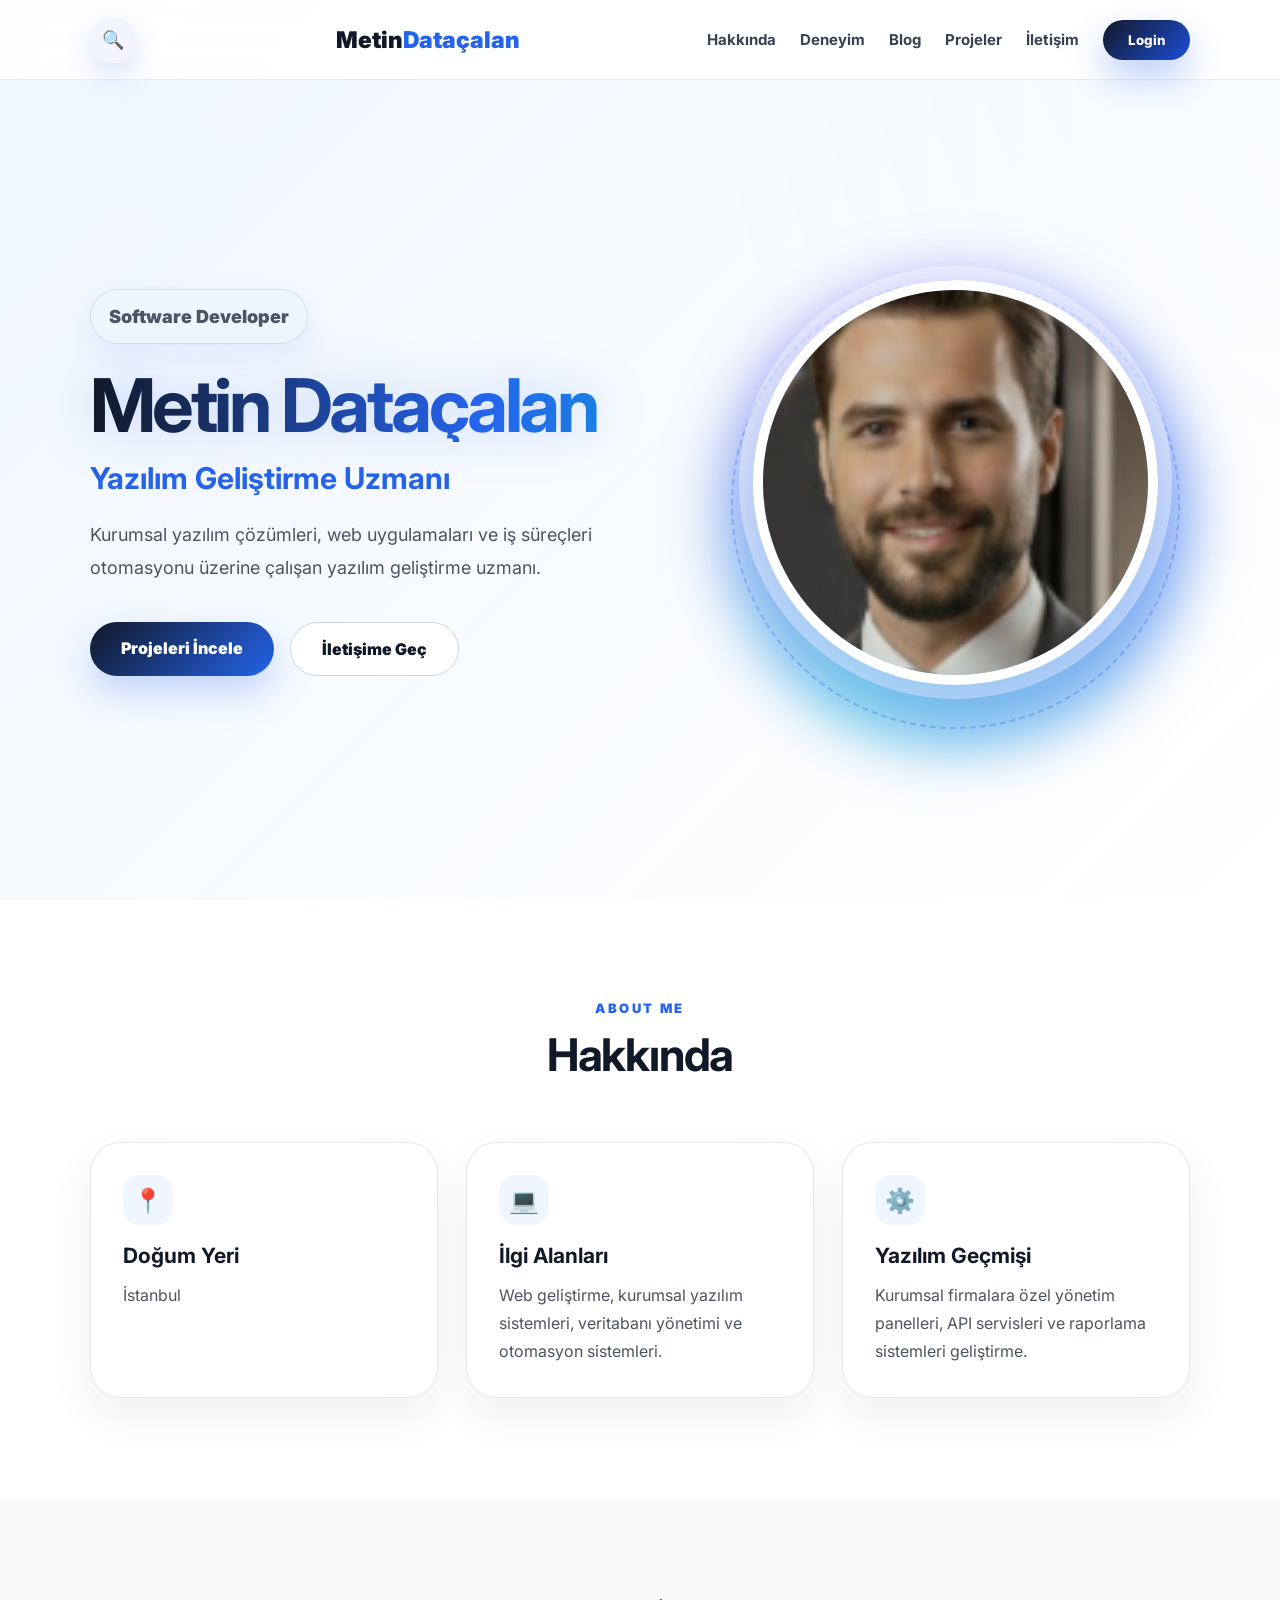
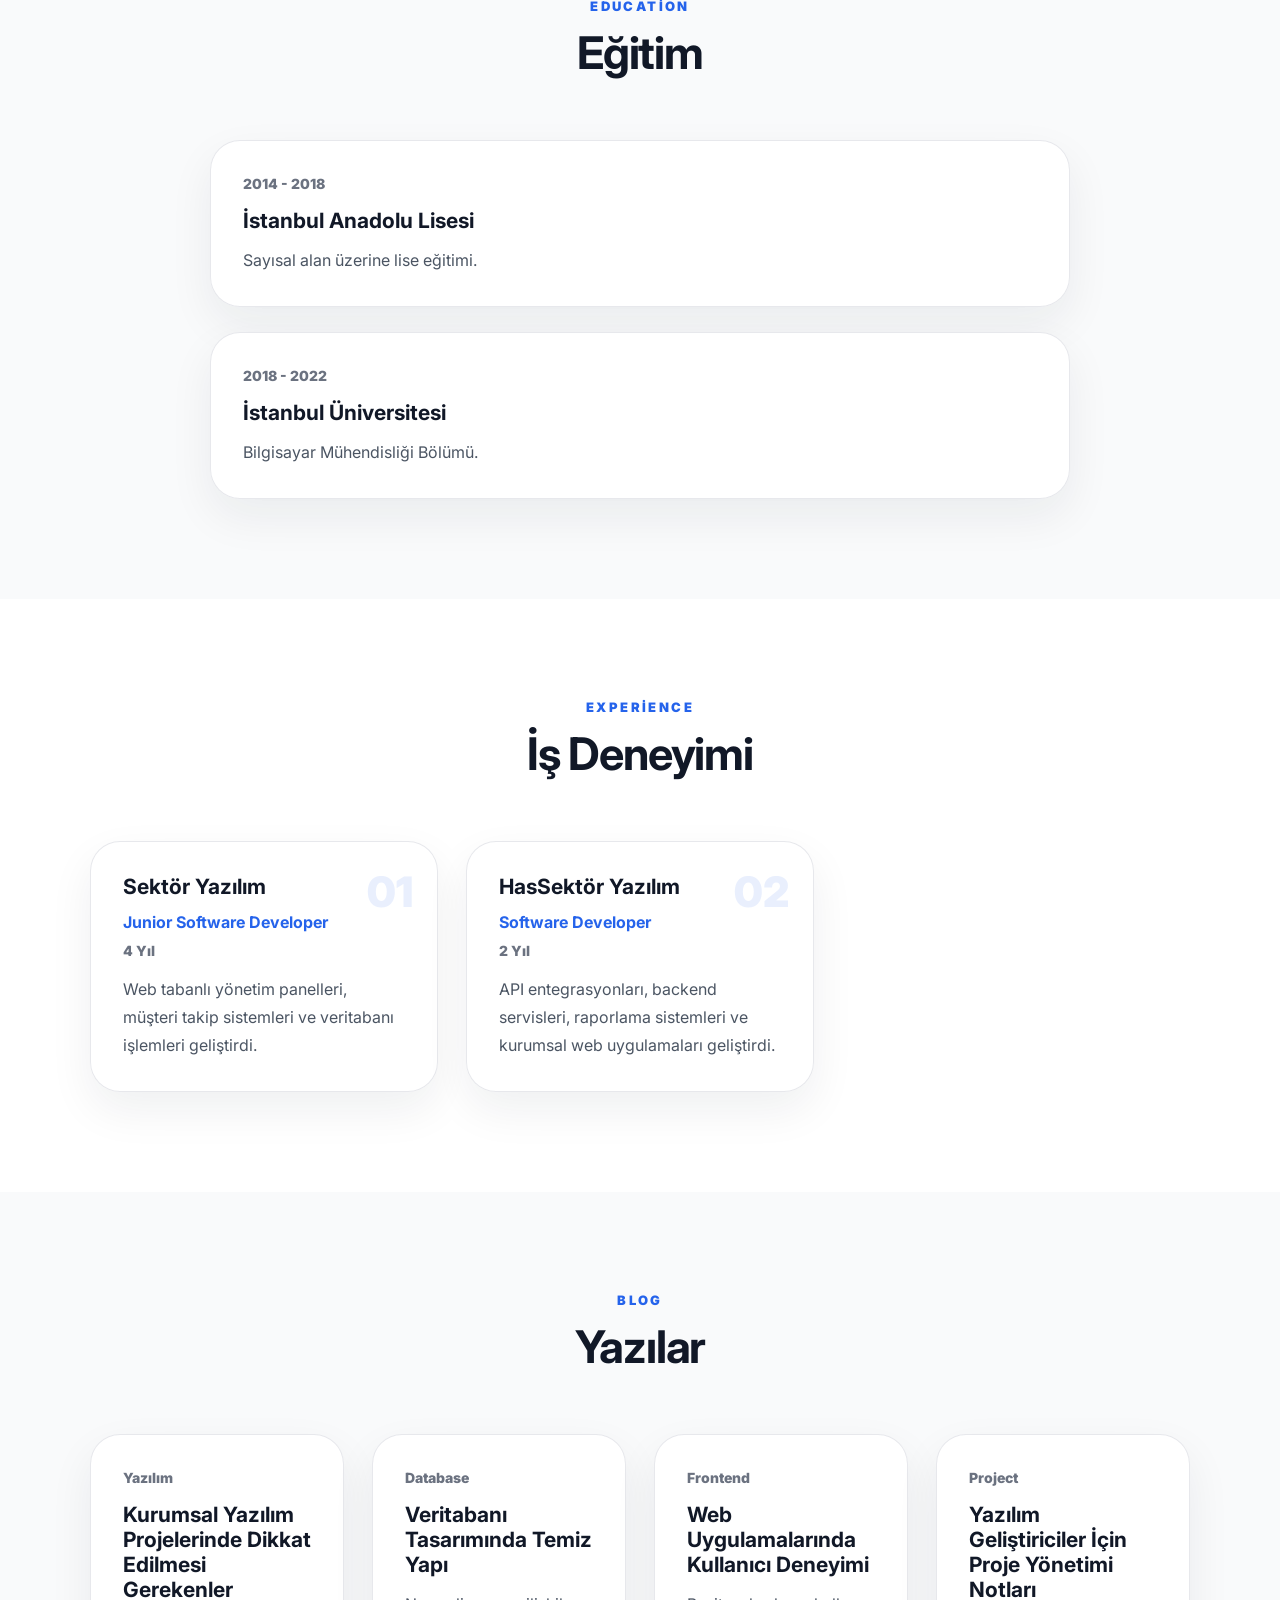
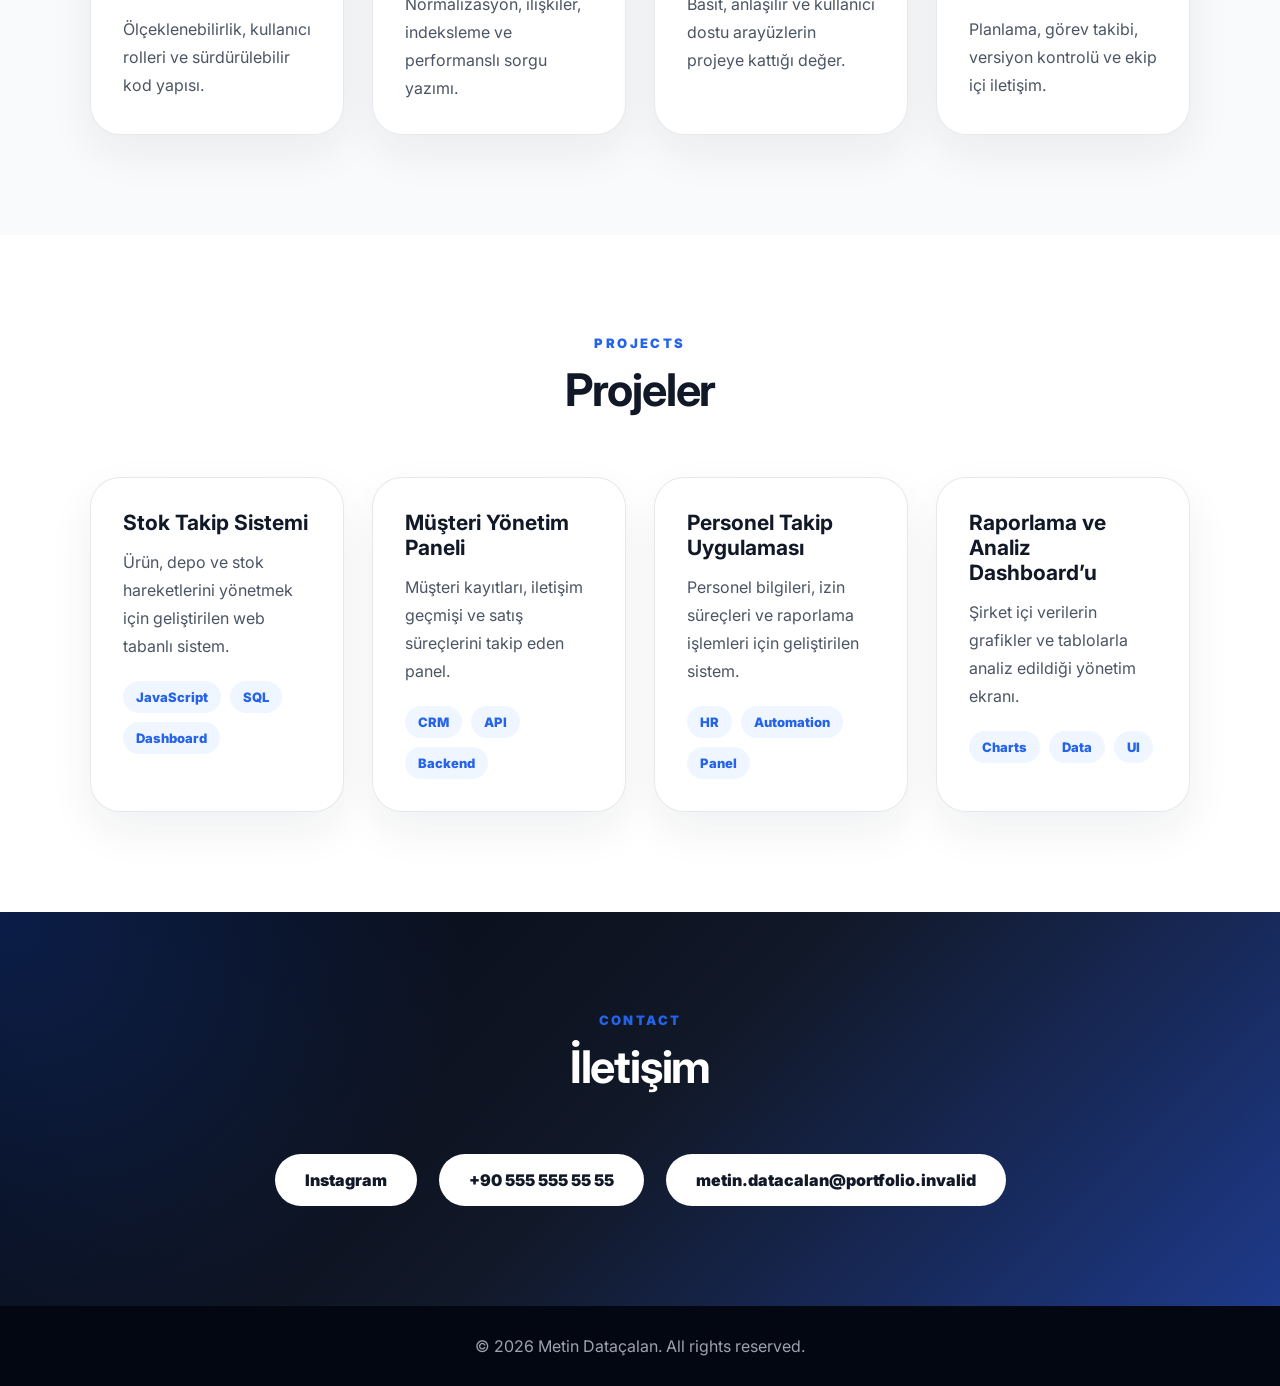
<file: index.html>
<!DOCTYPE html>
<html lang="tr">
<head>
  <meta charset="UTF-8" />
  <meta name="viewport" content="width=device-width, initial-scale=1.0" />
  <title>Metin Dataçalan | Yazılım Geliştirme Uzmanı</title>
  <link rel="stylesheet" href="style.css" />
</head>

<body>
  <audio id="laughSound" preload="auto">
    <source src="https://www.myinstants.com/media/sounds/risada.mp3" type="audio/mpeg">
  </audio>

  <div id="trollOverlay" class="troll-overlay">
    <div class="troll-box">
      <div class="laugh-emoji">😂</div>
      <div class="troll-ring"></div>
      <div class="countdown" id="countdown">3</div>
    </div>
  </div>

  <header class="navbar">
    <div class="nav-left">
      <button class="search-toggle" onclick="toggleSearch()">🔍</button>
      <input
        id="searchInput"
        class="search-input"
        type="text"
        placeholder="Sitede ara..."
        oninput="handleInputCheck(this); searchContent();"
        onpaste="setTimeout(() => { handleInputCheck(this); searchContent(); }, 50)"
      />
    </div>

    <div class="logo">Metin<span>Dataçalan</span></div>

    <nav class="nav-links">
      <a href="#about">Hakkında</a>
      <a href="#experience">Deneyim</a>
      <a href="#blog">Blog</a>
      <a href="#projects">Projeler</a>
      <a href="#contact">İletişim</a>
      <button class="login-btn" onclick="openLogin()">Login</button>
    </nav>
  </header>

  <div id="loginModal" class="modal">
    <div class="modal-box">
      <button class="close-btn" onclick="closeLogin()">×</button>
      <h2>Admin Girişi</h2>
      <p>GitHub bağlantısı yalnızca admin girişinden sonra iletişim alanında görünür.</p>

      <input id="username" type="text" placeholder="Kullanıcı adı"
        oninput="handleInputCheck(this)"
        onpaste="setTimeout(() => handleInputCheck(this), 50)" />

      <input id="password" type="password" placeholder="Şifre"
        oninput="handleInputCheck(this)"
        onpaste="setTimeout(() => handleInputCheck(this), 50)" />

      <button class="modal-login-btn" onclick="login()">Giriş Yap</button>
    </div>
  </div>

  <section class="hero">
    <div class="hero-content searchable">
      <p class="badge">Software Developer</p>
      <h1 class="hologram-title">Metin Dataçalan</h1>
      <h2>Yazılım Geliştirme Uzmanı</h2>
      <p>
        Kurumsal yazılım çözümleri, web uygulamaları ve iş süreçleri otomasyonu
        üzerine çalışan yazılım geliştirme uzmanı.
      </p>

      <div class="hero-buttons">
        <a href="#projects" class="primary-btn">Projeleri İncele</a>
        <a href="#contact" class="secondary-btn">İletişime Geç</a>
      </div>
    </div>

    <div class="hero-image">
      <div class="image-glow"></div>
      <img src="profile.jpg" alt="Metin Dataçalan" />
    </div>
  </section>

  <section id="about" class="section">
    <div class="section-title">
      <p>About Me</p>
      <h2>Hakkında</h2>
    </div>

    <div class="about-grid">
      <div class="info-card searchable">
        <div class="card-icon">📍</div>
        <h3>Doğum Yeri</h3>
        <p>İstanbul</p>
      </div>

      <div class="info-card searchable">
        <div class="card-icon">💻</div>
        <h3>İlgi Alanları</h3>
        <p>Web geliştirme, kurumsal yazılım sistemleri, veritabanı yönetimi ve otomasyon sistemleri.</p>
      </div>

      <div class="info-card searchable">
        <div class="card-icon">⚙️</div>
        <h3>Yazılım Geçmişi</h3>
        <p>Kurumsal firmalara özel yönetim panelleri, API servisleri ve raporlama sistemleri geliştirme.</p>
      </div>
    </div>
  </section>

  <section class="section light">
    <div class="section-title">
      <p>Education</p>
      <h2>Eğitim</h2>
    </div>

    <div class="timeline">
      <div class="timeline-item searchable">
        <span>2014 - 2018</span>
        <h3>İstanbul Anadolu Lisesi</h3>
        <p>Sayısal alan üzerine lise eğitimi.</p>
      </div>

      <div class="timeline-item searchable">
        <span>2018 - 2022</span>
        <h3>İstanbul Üniversitesi</h3>
        <p>Bilgisayar Mühendisliği Bölümü.</p>
      </div>
    </div>
  </section>

  <section id="experience" class="section">
    <div class="section-title">
      <p>Experience</p>
      <h2>İş Deneyimi</h2>
    </div>

    <div class="experience-grid">
      <div class="experience-card searchable">
        <div class="company-badge">01</div>
        <h3>Sektör Yazılım</h3>
        <h4>Junior Software Developer</h4>
        <span>4 Yıl</span>
        <p>Web tabanlı yönetim panelleri, müşteri takip sistemleri ve veritabanı işlemleri geliştirdi.</p>
      </div>

      <div class="experience-card searchable">
        <div class="company-badge">02</div>
        <h3>HasSektör Yazılım</h3>
        <h4>Software Developer</h4>
        <span>2 Yıl</span>
        <p>API entegrasyonları, backend servisleri, raporlama sistemleri ve kurumsal web uygulamaları geliştirdi.</p>
      </div>
    </div>
  </section>

  <section id="blog" class="section light">
    <div class="section-title">
      <p>Blog</p>
      <h2>Yazılar</h2>
    </div>

    <div class="card-grid">
      <article class="blog-card searchable">
        <span>Yazılım</span>
        <h3>Kurumsal Yazılım Projelerinde Dikkat Edilmesi Gerekenler</h3>
        <p>Ölçeklenebilirlik, kullanıcı rolleri ve sürdürülebilir kod yapısı.</p>
      </article>

      <article class="blog-card searchable">
        <span>Database</span>
        <h3>Veritabanı Tasarımında Temiz Yapı</h3>
        <p>Normalizasyon, ilişkiler, indeksleme ve performanslı sorgu yazımı.</p>
      </article>

      <article class="blog-card searchable">
        <span>Frontend</span>
        <h3>Web Uygulamalarında Kullanıcı Deneyimi</h3>
        <p>Basit, anlaşılır ve kullanıcı dostu arayüzlerin projeye kattığı değer.</p>
      </article>

      <article class="blog-card searchable">
        <span>Project</span>
        <h3>Yazılım Geliştiriciler İçin Proje Yönetimi Notları</h3>
        <p>Planlama, görev takibi, versiyon kontrolü ve ekip içi iletişim.</p>
      </article>
    </div>
  </section>

  <section id="projects" class="section">
    <div class="section-title">
      <p>Projects</p>
      <h2>Projeler</h2>
    </div>

    <div class="card-grid">
      <div class="project-card searchable">
        <h3>Stok Takip Sistemi</h3>
        <p>Ürün, depo ve stok hareketlerini yönetmek için geliştirilen web tabanlı sistem.</p>
        <div class="tags"><span>JavaScript</span><span>SQL</span><span>Dashboard</span></div>
      </div>

      <div class="project-card searchable">
        <h3>Müşteri Yönetim Paneli</h3>
        <p>Müşteri kayıtları, iletişim geçmişi ve satış süreçlerini takip eden panel.</p>
        <div class="tags"><span>CRM</span><span>API</span><span>Backend</span></div>
      </div>

      <div class="project-card searchable">
        <h3>Personel Takip Uygulaması</h3>
        <p>Personel bilgileri, izin süreçleri ve raporlama işlemleri için geliştirilen sistem.</p>
        <div class="tags"><span>HR</span><span>Automation</span><span>Panel</span></div>
      </div>

      <div class="project-card searchable">
        <h3>Raporlama ve Analiz Dashboard’u</h3>
        <p>Şirket içi verilerin grafikler ve tablolarla analiz edildiği yönetim ekranı.</p>
        <div class="tags"><span>Charts</span><span>Data</span><span>UI</span></div>
      </div>
    </div>
  </section>

  <section id="contact" class="section contact-section">
    <div class="section-title">
      <p>Contact</p>
      <h2>İletişim</h2>
    </div>

    <div class="contact-box searchable">
      <a href="https://www.instagram.com/metindatacalan/" target="_blank">Instagram</a>
      <a href="tel:+905555555555">+90 555 555 55 55</a>
      <a href="mailto:metin.datacalan@portfolio.invalid">metin.datacalan@portfolio.invalid</a>
      <a id="githubContact" class="github-contact hidden" href="https://github.com/dtclnmetin" target="_blank">GitHub</a>
    </div>

    <p id="adminNotice" class="admin-notice hidden">
      Admin girişi aktif: GitHub bağlantısı iletişim alanına eklendi.
    </p>
  </section>

  <footer>
    <p>© 2026 Metin Dataçalan. All rights reserved.</p>
  </footer>

  <script src="app.js?v=2"></script>
</body>
</html>
</file>
<file: style.css>
@import url("https://fonts.googleapis.com/css2?family=Inter:wght@400;500;600;700;800;900&display=swap");

* {
  margin: 0;
  padding: 0;
  box-sizing: border-box;
  font-family: "Inter", "Segoe UI", sans-serif;
}

html {
  scroll-behavior: smooth;
}

body {
  background: #ffffff;
  color: #111827;
  overflow-x: hidden;
}

body::before {
  content: "";
  position: fixed;
  inset: 0;
  background:
    radial-gradient(circle at 15% 20%, rgba(37, 99, 235, 0.10), transparent 25%),
    radial-gradient(circle at 90% 12%, rgba(124, 58, 237, 0.10), transparent 28%),
    radial-gradient(circle at 72% 90%, rgba(6, 182, 212, 0.10), transparent 25%);
  z-index: -1;
}

.navbar {
  width: 100%;
  height: 80px;
  padding: 0 7%;
  background: rgba(255, 255, 255, 0.88);
  backdrop-filter: blur(20px);
  border-bottom: 1px solid rgba(229, 231, 235, 0.85);
  position: fixed;
  top: 0;
  z-index: 1000;
  display: flex;
  align-items: center;
  justify-content: space-between;
}

.nav-left {
  display: flex;
  align-items: center;
  gap: 10px;
}

.search-toggle {
  width: 46px;
  height: 46px;
  border: none;
  background: linear-gradient(135deg, #eff6ff, #f5f3ff);
  border-radius: 50%;
  cursor: pointer;
  font-size: 18px;
  box-shadow: 0 12px 28px rgba(37, 99, 235, 0.18);
  transition: 0.3s;
}

.search-toggle:hover {
  transform: translateY(-3px) rotate(8deg);
}

.search-input {
  width: 0;
  opacity: 0;
  padding: 12px 0;
  border: 1px solid #d1d5db;
  border-radius: 999px;
  outline: none;
  background: white;
  transition: 0.35s ease;
}

.search-input.active {
  width: 310px;
  opacity: 1;
  padding: 12px 18px;
}

.logo {
  font-size: 23px;
  font-weight: 900;
  color: #111827;
}

.logo span {
  color: #2563eb;
}

.nav-links {
  display: flex;
  align-items: center;
  gap: 24px;
}

.nav-links a {
  text-decoration: none;
  color: #374151;
  font-size: 15px;
  font-weight: 700;
  transition: 0.3s;
}

.nav-links a:hover {
  color: #2563eb;
}

.login-btn {
  padding: 12px 25px;
  border: none;
  background: linear-gradient(135deg, #111827, #1d4ed8);
  color: white;
  border-radius: 999px;
  cursor: pointer;
  font-weight: 800;
  box-shadow: 0 16px 35px rgba(37, 99, 235, 0.32);
  transition: 0.3s;
}

.login-btn:hover {
  transform: translateY(-3px);
}

.hero {
  min-height: 100vh;
  padding: 140px 7% 75px;
  display: grid;
  grid-template-columns: 1.08fr 0.92fr;
  align-items: center;
  gap: 80px;
  background:
    linear-gradient(135deg, rgba(239, 246, 255, 0.95), rgba(255, 255, 255, 0.97)),
    radial-gradient(circle at top right, #dbeafe 0%, transparent 38%);
}

.badge {
  display: inline-block;
  padding: 10px 18px;
  background: rgba(239, 246, 255, 0.96);
  color: #2563eb;
  border: 1px solid rgba(37, 99, 235, 0.16);
  border-radius: 999px;
  font-size: 14px;
  font-weight: 900;
  margin-bottom: 24px;
  box-shadow: 0 12px 28px rgba(37, 99, 235, 0.1);
}

.hero h1 {
  font-size: 74px;
  line-height: 1;
  letter-spacing: -3.5px;
  margin-bottom: 18px;
}

.hologram-title {
  background: linear-gradient(90deg, #111827, #2563eb, #06b6d4, #7c3aed, #2563eb, #111827);
  background-size: 350%;
  -webkit-background-clip: text;
  -webkit-text-fill-color: transparent;
  animation: hologramMove 4.5s infinite linear;
  filter: drop-shadow(0 0 24px rgba(37, 99, 235, 0.25));
}

@keyframes hologramMove {
  0% { background-position: 0%; }
  100% { background-position: 350%; }
}

.hero h2 {
  font-size: 30px;
  color: #2563eb;
  margin-bottom: 22px;
}

.hero p {
  max-width: 640px;
  font-size: 18px;
  color: #4b5563;
  line-height: 1.85;
}

.hero-buttons {
  display: flex;
  gap: 16px;
  margin-top: 38px;
}

.primary-btn,
.secondary-btn {
  padding: 16px 31px;
  border-radius: 999px;
  text-decoration: none;
  font-weight: 900;
  transition: 0.3s;
}

.primary-btn {
  background: linear-gradient(135deg, #111827, #2563eb);
  color: white;
  box-shadow: 0 16px 36px rgba(37, 99, 235, 0.26);
}

.secondary-btn {
  border: 1px solid #d1d5db;
  color: #111827;
  background: white;
}

.primary-btn:hover,
.secondary-btn:hover {
  transform: translateY(-4px);
}

.hero-image {
  display: flex;
  justify-content: center;
  position: relative;
}

.image-glow {
  position: absolute;
  width: 470px;
  height: 470px;
  border-radius: 50%;
  background: conic-gradient(from 90deg, #2563eb, #06b6d4, #7c3aed, #2563eb);
  filter: blur(25px);
  opacity: 0.45;
  animation: rotateGlow 7s linear infinite;
}

.hero-image::after {
  content: "";
  position: absolute;
  width: 445px;
  height: 445px;
  border-radius: 50%;
  border: 2px dashed rgba(37, 99, 235, 0.30);
  animation: rotateGlowReverse 13s linear infinite;
}

.hero-image img {
  position: relative;
  z-index: 2;
  width: 405px;
  height: 405px;
  border-radius: 50%;
  object-fit: cover;
  object-position: center 24%;
  border: 10px solid white;
  box-shadow:
    0 30px 95px rgba(37, 99, 235, 0.36),
    0 0 0 14px rgba(255, 255, 255, 0.55);
}

@keyframes rotateGlow {
  from { transform: rotate(0deg) scale(0.98); }
  to { transform: rotate(360deg) scale(1.05); }
}

@keyframes rotateGlowReverse {
  from { transform: rotate(360deg); }
  to { transform: rotate(0deg); }
}

.section {
  padding: 100px 7%;
}

.light {
  background: rgba(249, 250, 251, 0.92);
}

.section-title {
  text-align: center;
  margin-bottom: 60px;
}

.section-title p {
  color: #2563eb;
  font-weight: 900;
  text-transform: uppercase;
  letter-spacing: 2.4px;
  font-size: 13px;
  margin-bottom: 11px;
}

.section-title h2 {
  font-size: 45px;
  letter-spacing: -1.2px;
}

.about-grid,
.experience-grid,
.card-grid {
  display: grid;
  grid-template-columns: repeat(3, 1fr);
  gap: 28px;
}

.card-grid {
  grid-template-columns: repeat(4, 1fr);
}

.info-card,
.experience-card,
.blog-card,
.project-card,
.timeline-item {
  background: rgba(255, 255, 255, 0.94);
  border: 1px solid rgba(229, 231, 235, 0.92);
  padding: 32px;
  border-radius: 30px;
  box-shadow: 0 18px 45px rgba(17, 24, 39, 0.065);
  transition: 0.35s ease;
  position: relative;
  overflow: hidden;
}

.info-card::before,
.experience-card::before,
.blog-card::before,
.project-card::before,
.timeline-item::before {
  content: "";
  position: absolute;
  top: 0;
  left: -130%;
  width: 90%;
  height: 100%;
  background: linear-gradient(120deg, transparent, rgba(37, 99, 235, 0.16), transparent);
  transition: 0.7s;
}

.info-card:hover::before,
.experience-card:hover::before,
.blog-card:hover::before,
.project-card:hover::before,
.timeline-item:hover::before {
  left: 130%;
}

.info-card:hover,
.experience-card:hover,
.blog-card:hover,
.project-card:hover,
.timeline-item:hover {
  transform: translateY(-9px);
  box-shadow: 0 30px 80px rgba(37, 99, 235, 0.16);
  border-color: rgba(37, 99, 235, 0.25);
}

.card-icon {
  width: 50px;
  height: 50px;
  background: #eff6ff;
  border-radius: 17px;
  display: grid;
  place-items: center;
  font-size: 24px;
  margin-bottom: 18px;
}

.info-card h3,
.experience-card h3,
.blog-card h3,
.project-card h3,
.timeline-item h3 {
  font-size: 21px;
  margin-bottom: 13px;
}

.info-card p,
.experience-card p,
.blog-card p,
.project-card p,
.timeline-item p {
  color: #4b5563;
  line-height: 1.75;
}

.experience-card h4 {
  color: #2563eb;
  margin-bottom: 8px;
}

.experience-card span,
.timeline-item span,
.blog-card span {
  display: inline-block;
  margin-bottom: 16px;
  color: #6b7280;
  font-size: 14px;
  font-weight: 850;
}

.company-badge {
  position: absolute;
  top: 24px;
  right: 24px;
  font-size: 42px;
  font-weight: 950;
  color: rgba(37, 99, 235, 0.1);
}

.timeline {
  max-width: 860px;
  margin: auto;
  display: grid;
  gap: 25px;
}

.tags {
  display: flex;
  flex-wrap: wrap;
  gap: 9px;
  margin-top: 21px;
}

.tags span {
  background: #eff6ff;
  color: #2563eb;
  padding: 8px 13px;
  border-radius: 999px;
  font-size: 13px;
  font-weight: 850;
}

.contact-section {
  background:
    radial-gradient(circle at top left, rgba(37, 99, 235, 0.25), transparent 35%),
    linear-gradient(135deg, #030712, #111827, #1e3a8a);
  color: white;
}

.contact-section .section-title h2 {
  color: white;
}

.contact-box {
  display: flex;
  justify-content: center;
  gap: 22px;
  flex-wrap: wrap;
}

.contact-box a {
  padding: 16px 30px;
  background: white;
  color: #111827;
  border-radius: 999px;
  text-decoration: none;
  font-weight: 900;
  transition: 0.3s;
}

.contact-box a:hover {
  background: #2563eb;
  color: white;
  transform: translateY(-4px);
}

.github-contact {
  background: linear-gradient(135deg, #111827, #2563eb) !important;
  color: white !important;
  box-shadow: 0 18px 40px rgba(37, 99, 235, 0.38);
}

.admin-notice {
  margin-top: 28px;
  text-align: center;
  color: #dbeafe;
  font-weight: 800;
}

footer {
  padding: 30px;
  text-align: center;
  background: #030712;
  color: #9ca3af;
}

.modal {
  position: fixed;
  inset: 0;
  background: rgba(3, 7, 18, 0.78);
  backdrop-filter: blur(10px);
  z-index: 2000;
  display: none;
  align-items: center;
  justify-content: center;
}

.modal.active {
  display: flex;
}

.modal-box {
  width: 400px;
  background: white;
  padding: 38px;
  border-radius: 32px;
  position: relative;
  box-shadow: 0 35px 100px rgba(0, 0, 0, 0.36);
}

.modal-box h2 {
  font-size: 31px;
  margin-bottom: 8px;
}

.modal-box p {
  color: #6b7280;
  margin-bottom: 24px;
  line-height: 1.5;
}

.modal-box input {
  width: 100%;
  padding: 15px;
  margin-bottom: 14px;
  border: 1px solid #d1d5db;
  border-radius: 15px;
  outline: none;
}

.modal-box input:focus {
  border-color: #2563eb;
  box-shadow: 0 0 0 4px rgba(37, 99, 235, 0.11);
}

.modal-login-btn {
  width: 100%;
  padding: 15px;
  background: linear-gradient(135deg, #111827, #2563eb);
  color: white;
  border: none;
  border-radius: 15px;
  font-weight: 950;
  cursor: pointer;
}

.close-btn {
  position: absolute;
  right: 19px;
  top: 15px;
  border: none;
  background: none;
  font-size: 31px;
  cursor: pointer;
}

.troll-overlay {
  position: fixed;
  inset: 0;
  z-index: 9999;
  background:
    radial-gradient(circle at center, rgba(37, 99, 235, 0.28), transparent 30%),
    rgba(0, 0, 0, 0.98);
  display: none;
  align-items: center;
  justify-content: center;
  flex-direction: column;
}

.troll-overlay.active {
  display: flex;
}

.troll-box {
  position: relative;
  display: grid;
  place-items: center;
}

.laugh-emoji {
  font-size: 230px;
  z-index: 3;
  animation: laughShake 0.13s infinite alternate;
  filter: drop-shadow(0 0 48px rgba(255, 255, 255, 0.36));
}

.troll-ring {
  position: absolute;
  width: 345px;
  height: 345px;
  border-radius: 50%;
  border: 7px dashed rgba(255, 255, 255, 0.40);
  animation: trollSpin 0.9s linear infinite;
}

.countdown {
  margin-top: 20px;
  font-size: 66px;
  color: white;
  font-weight: 950;
}

@keyframes laughShake {
  from { transform: rotate(-13deg) scale(1); }
  to { transform: rotate(13deg) scale(1.15); }
}

@keyframes trollSpin {
  from { transform: rotate(0deg); }
  to { transform: rotate(360deg); }
}

.hidden {
  display: none !important;
}

@media (max-width: 1100px) {
  .hero {
    grid-template-columns: 1fr;
    text-align: center;
  }

  .hero p {
    margin: auto;
  }

  .hero-buttons {
    justify-content: center;
  }

  .about-grid,
  .experience-grid,
  .card-grid {
    grid-template-columns: repeat(2, 1fr);
  }

  .nav-links a {
    display: none;
  }
}

@media (max-width: 700px) {
  .navbar {
    padding: 0 5%;
  }

  .logo {
    font-size: 18px;
  }

  .hero h1 {
    font-size: 46px;
  }

  .hero-image img {
    width: 292px;
    height: 292px;
  }

  .image-glow,
  .hero-image::after {
    width: 320px;
    height: 320px;
  }

  .about-grid,
  .experience-grid,
  .card-grid {
    grid-template-columns: 1fr;
  }

  .search-input.active {
    width: 170px;
  }
}
</file>
